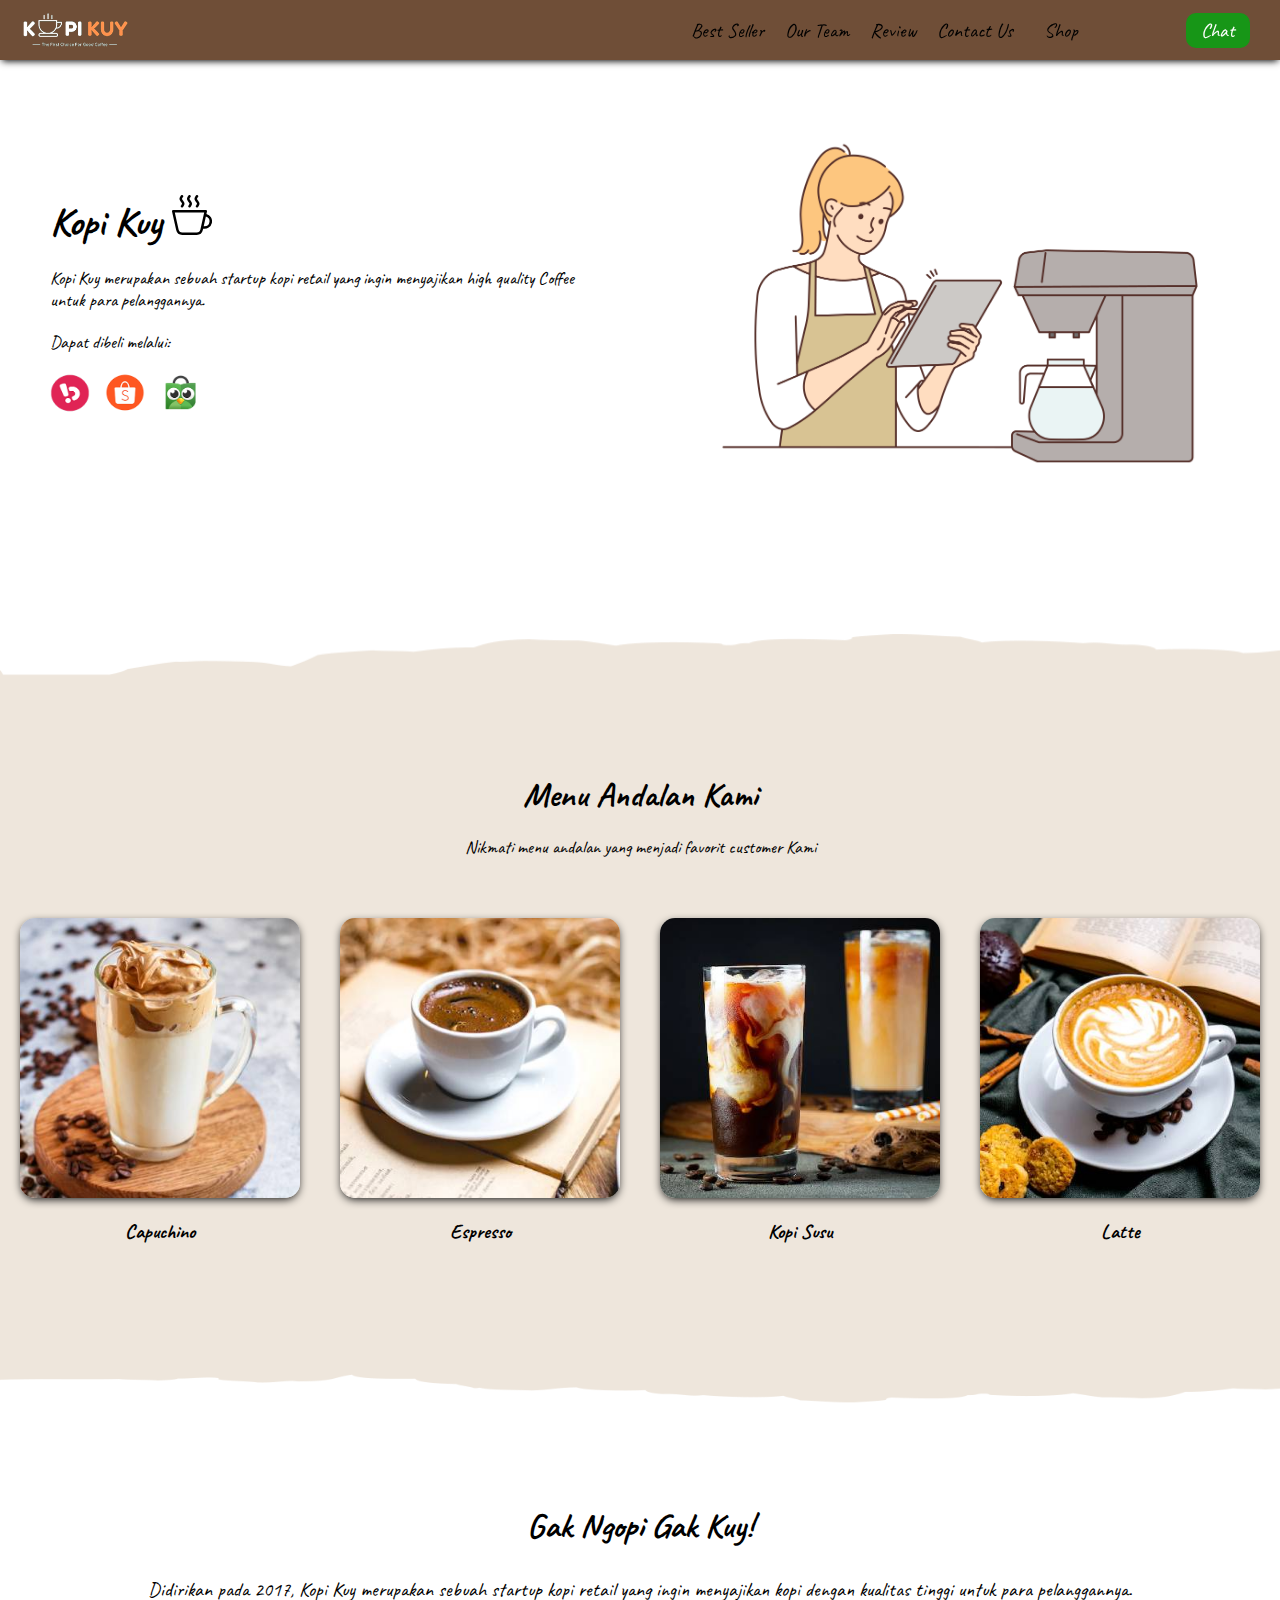
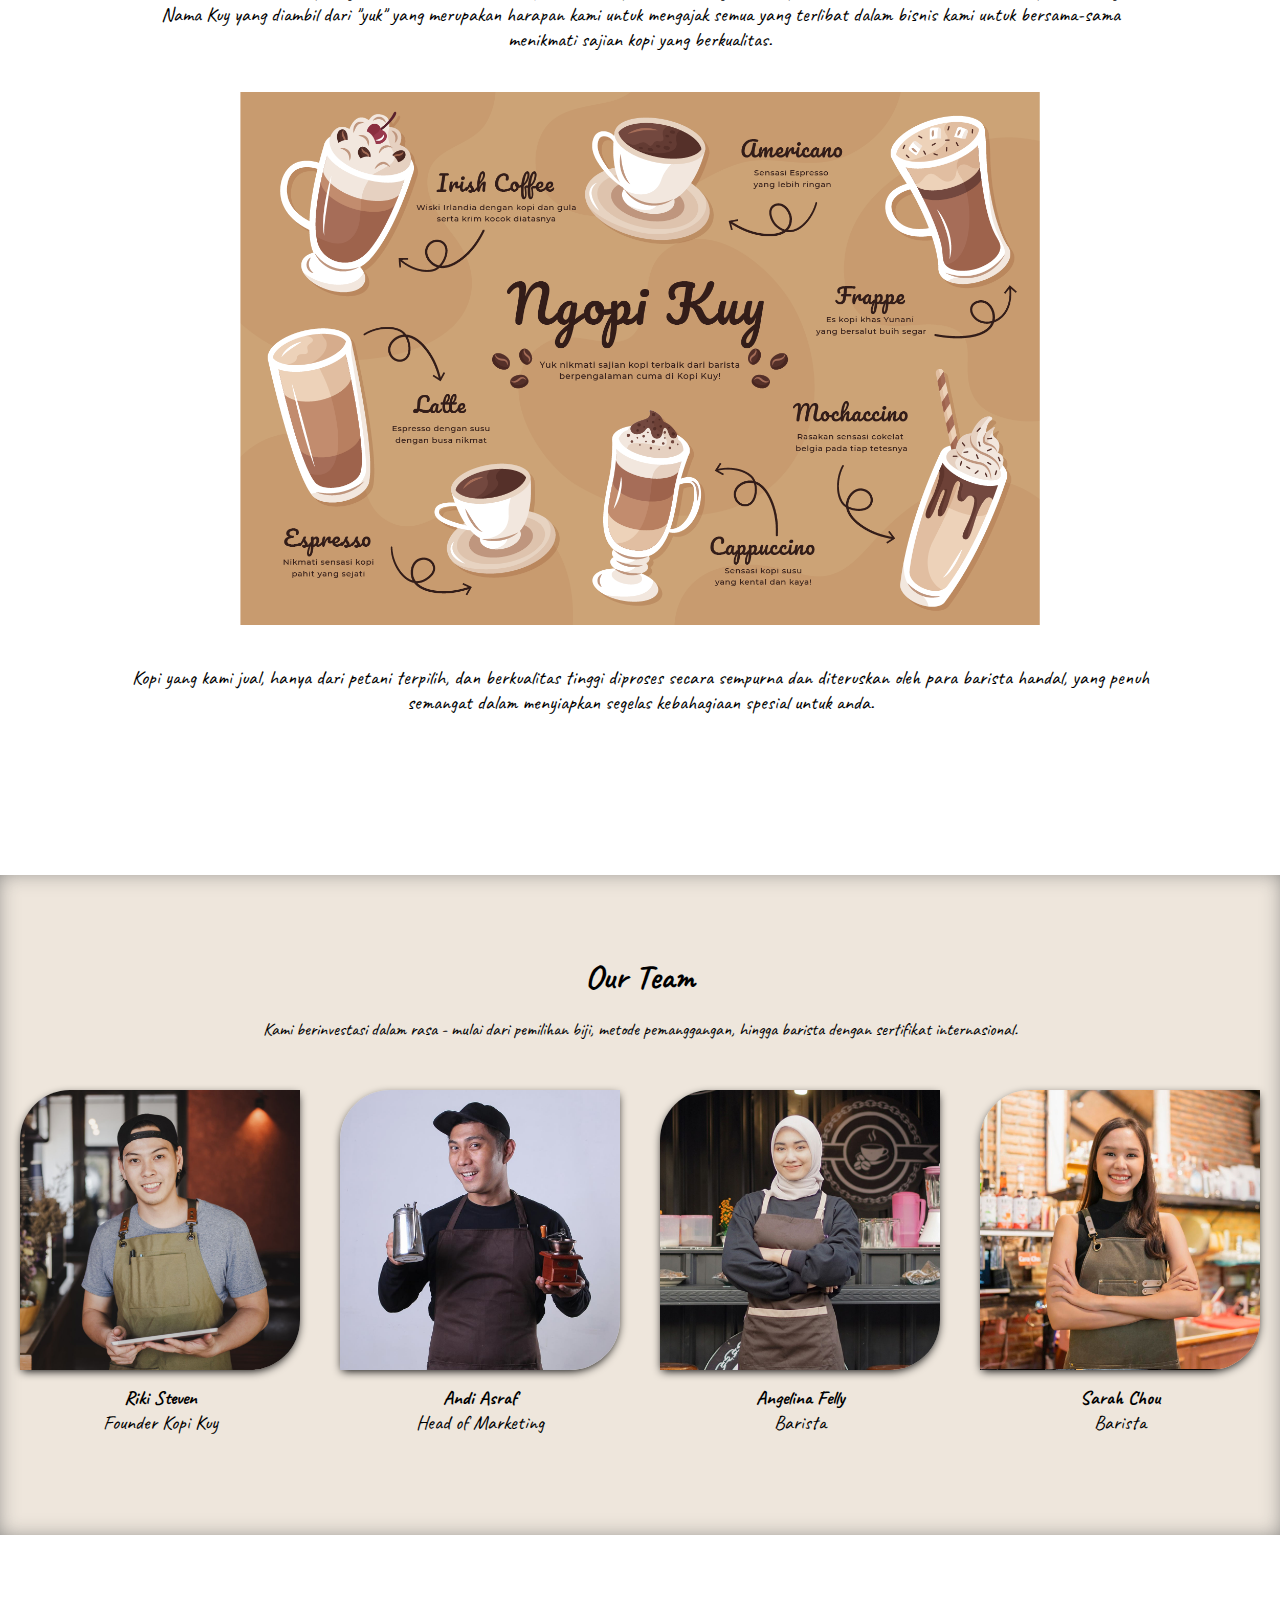
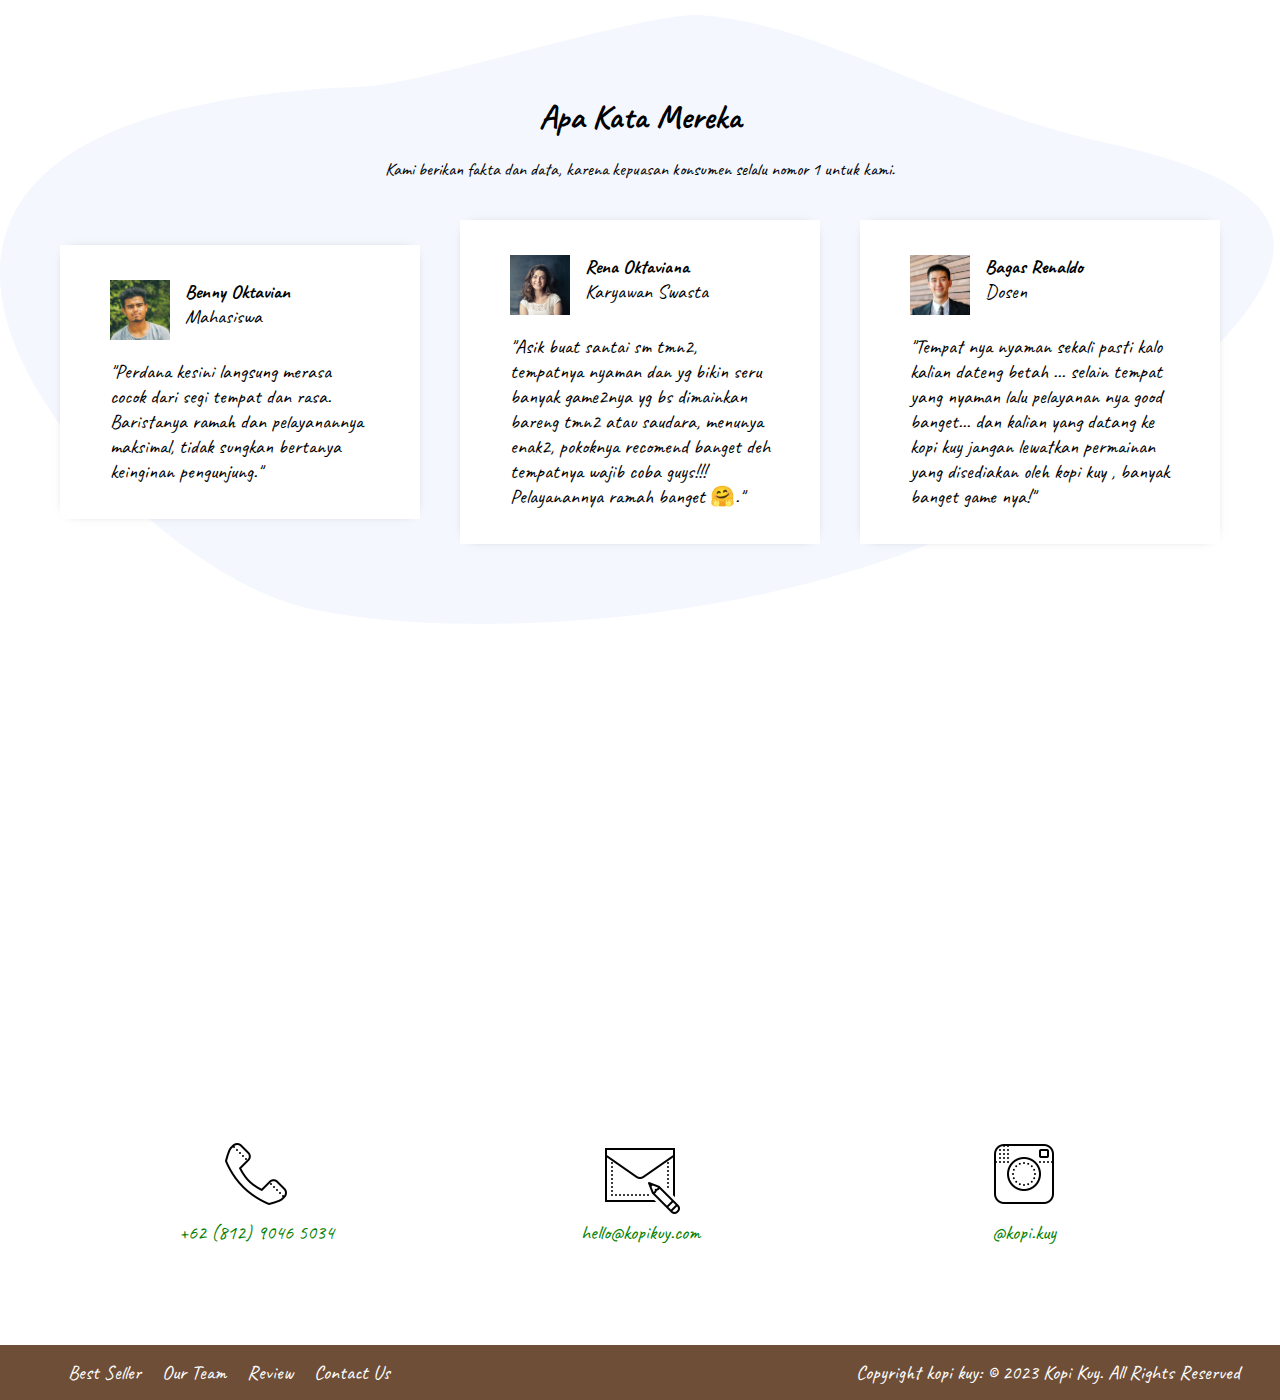
<file: index.html>
<!DOCTYPE html>
<html lang="id">

<head>
    <meta charset="UTF-8">
    <meta http-equiv="X-UA-Compatible" content="IE=edge">
    <meta name="viewport" content="width=device-width, initial-scale=1.0">
    <link rel="shortcut icon" href="images/favicon.ico" type="image/x-icon">
    <link rel="preconnect" href="https://fonts.googleapis.com">
    <link rel="preconnect" href="https://fonts.gstatic.com" crossorigin>
    <link href="https://fonts.googleapis.com/css2?family=Caveat&display=swap" rel="stylesheet">
    <title>Website Kopi Kuy</title>
    <link rel="stylesheet" href="css/style.css">
</head>

<body>
    <nav>
        <img class="logo" src="images/logo/logo_kuy.png">
        <div class="navigasi">
            <a href="#best-seller">Best Seller</a>
            <a href="#our-team">Our Team</a>
            <a href="#review">Review</a>
            <a href="#contact-us">Contact Us</a>
        </div>
        <a class="shop" href="produk.html">Shop</a>
        <a class="chat" href="https://wa.me/628123456?text=Saya ingin bertanya" target="_blank">Chat</a>
    </nav>

    <!-- Tulis Kode HTML / <header> Setelah baris di bawah ini (baris 28) -->

    <header>
        <div class="kiri">
            <h1>
                Kopi Kuy
                <img src="images/icon/icon_kopi.svg" alt="">
            </h1>
            <p>Kopi Kuy merupakan sebuah startup kopi retail yang ingin menyajikan
                high quality Coffee untuk para pelanggannya.
            </p>
            <p>
                Dapat dibeli melalui:
            </p>
            <div class="olshop">
                <img src="images/logo/logo_bukalapak.png" alt="">
                <img src="images/logo/logo_shopee.png" alt="">
                <img src="images/logo/logo_tokopedia.png" alt="">
            </div>
        </div>
        <div class="kanan">
            <img src="images/header/header5.png" alt="">
        </div>
    </header>

    <section class="best-seller" id="best-seller">
        <h2>Menu Andalan Kami</h2>
        <p>Nikmati menu andalan yang menjadi favorit customer Kami</p>

        <div class="produk">
            <img src="images/produk/product_capuchino.jpg" alt="">
            <p>Capuchino</p>
        </div>
        <div class="produk">
            <img src="images/produk/product_espresso.jpg" alt="">
            <p>Espresso</p>
        </div>

        <div class="produk">
            <img src="images/produk/product_kopi_susu.jpg" alt="">
            <p>Kopi Susu</p>
        </div>

        <div class="produk">
            <img src="images/produk/product_latte.jpg" alt="">
            <p>Latte</p>
        </div>
    </section>

    <section class="about-us" id="about-us">
        <h2>Gak Ngopi Gak Kuy!</h2>
        <p>Didirikan pada 2017, Kopi Kuy merupakan sebuah startup kopi retail
            yang ingin menyajikan kopi dengan kualitas tinggi untuk para pelanggannya.
            Nama Kuy yang diambil dari "yuk" yang merupakan harapan kami untuk mengajak semua
            yang terlibat dalam bisnis kami untuk bersama-sama menikmati sajian kopi yang berkualitas.</p>
        <img src="images/about-us/aset_kopi_jumbo.png" alt="">
        <p>Kopi yang kami jual, hanya dari petani terpilih, dan berkualitas tinggi diproses
            secara sempurna dan diteruskan oleh para barista handal, yang penuh semangat
            dalam menyiapkan segelas kebahagiaan spesial untuk anda.</p>
    </section>

    <section class="our-team" id="our-team">
        <h2>Our Team</h2>
        <p>Kami berinvestasi dalam rasa - mulai dari pemilihan biji, metode pemanggangan, hingga barista dengan
            sertifikat internasional.</p>

        <div class="team">
            <img src="images/team/team1.jpg" alt="">
            <h3>Riki Steven</h3>
            <p>Founder Kopi Kuy</p>
        </div>

        <div class="team">
            <img src="images/team/team2.jpg" alt="">
            <h3>Andi Asraf</h3>
            <p>Head of Marketing</p>
        </div>

        <div class="team">
            <img src="images/team/team3.jpg" alt="">
            <h3>Angelina Felly</h3>
            <p>Barista</p>
        </div>

        <div class="team">
            <img src="images/team/team4.jpg" alt="">
            <h3>Sarah Chou</h3>
            <p>Barista</p>
        </div>
    </section>

    <section class="review" id="review">
        <h2>Apa Kata Mereka</h2>
        <p>Kami berikan fakta dan data, karena kepuasan konsumen selalu nomor 1 untuk kami.</p>

        <div class="testimoni">
            <img src="images/customer/customer1.jpg" alt="">

            <div class="profile">
                <h3>Benny Oktavian</h3>
                <p>Mahasiswa</p>
            </div>
            <p>"Perdana kesini langsung merasa cocok dari segi tempat dan rasa.
                Baristanya ramah dan pelayanannya maksimal, tidak sungkan bertanya keinginan pengunjung."</p>
        </div>

        <div class="testimoni">
            <img src="images/customer/customer2.jpg" alt="">

            <div class="profile">
                <h3>Rena Oktaviana</h3>
                <p>Karyawan Swasta</p>
            </div>
            <p>"Asik buat santai sm tmn2, tempatnya nyaman dan yg bikin seru banyak game2nya
                yg bs dimainkan bareng tmn2 atau saudara, menunya enak2, pokoknya recomend
                banget deh tempatnya wajib coba guys!!! Pelayanannya ramah banget 🤗."</p>
        </div>

        <div class="testimoni">
            <img src="images/customer/customer3.jpg" alt="">

            <div class="profile">
                <h3>Bagas Renaldo</h3>
                <p>Dosen</p>
            </div>
            <p>"Tempat nya nyaman sekali pasti kalo kalian dateng betah ...
                selain tempat yang nyaman lalu pelayanan nya good banget...
                dan kalian yang datang ke kopi kuy jangan lewatkan permainan yang disediakan
                oleh kopi kuy , banyak banget game nya!"</p>
        </div>
    </section>

    <section class="contact-us" id="contact-us">
        <iframe
            src="https://www.google.com/maps/embed?pb=!1m14!1m8!1m3!1d7932.741866032694!2d106.668581!3d-6.214715!3m2!1i1024!2i768!4f13.1!3m3!1m2!1s0x2e69f9912c7f297b%3A0xe5a3a671dae861ab!2sKopi%20kuy!5e0!3m2!1sid!2sid!4v1680617229460!5m2!1sid!2sid"
            allowfullscreen="" loading="lazy" referrerpolicy="no-referrer-when-downgrade"></iframe>

        <div class="kontak">
            <img src="images/icon/icon_phone.png" alt="">
            <p>+62 (812) 9046 5034</p>
        </div>

        <div class="kontak">
            <img src="images/icon/icon_mail.png" alt="">
            <p>hello@kopikuy.com</p>
        </div>

        <div class="kontak">
            <img src="images/icon/icon_instagram.png" alt="">
            <p>@kopi.kuy</p>
        </div>
    </section>

    <footer>
        <div class="navigasi">

            <a href="#best-seller">Best Seller</a>
            <a href="#our-team">Our Team</a>
            <a href="#review">Review</a>
            <a href="#contact-us">Contact Us</a>
        </div>

        <p>Copyright kopi kuy: © 2023 Kopi Kuy. All Rights Reserved</p>
    </footer>


    <!--
        Kode HTML tidak boleh lewat dari batas ini
        Pastikan setiap section di tutup
        misalnya kode <section class="best-seller"> harus ada
        di bawah kode </header> (perhatikan ada garis miringnya
        dan setiap section harus setelah kode </section>
        jangan menulis <section> di dalam <section>
    -->
</body>

</html>
</file>
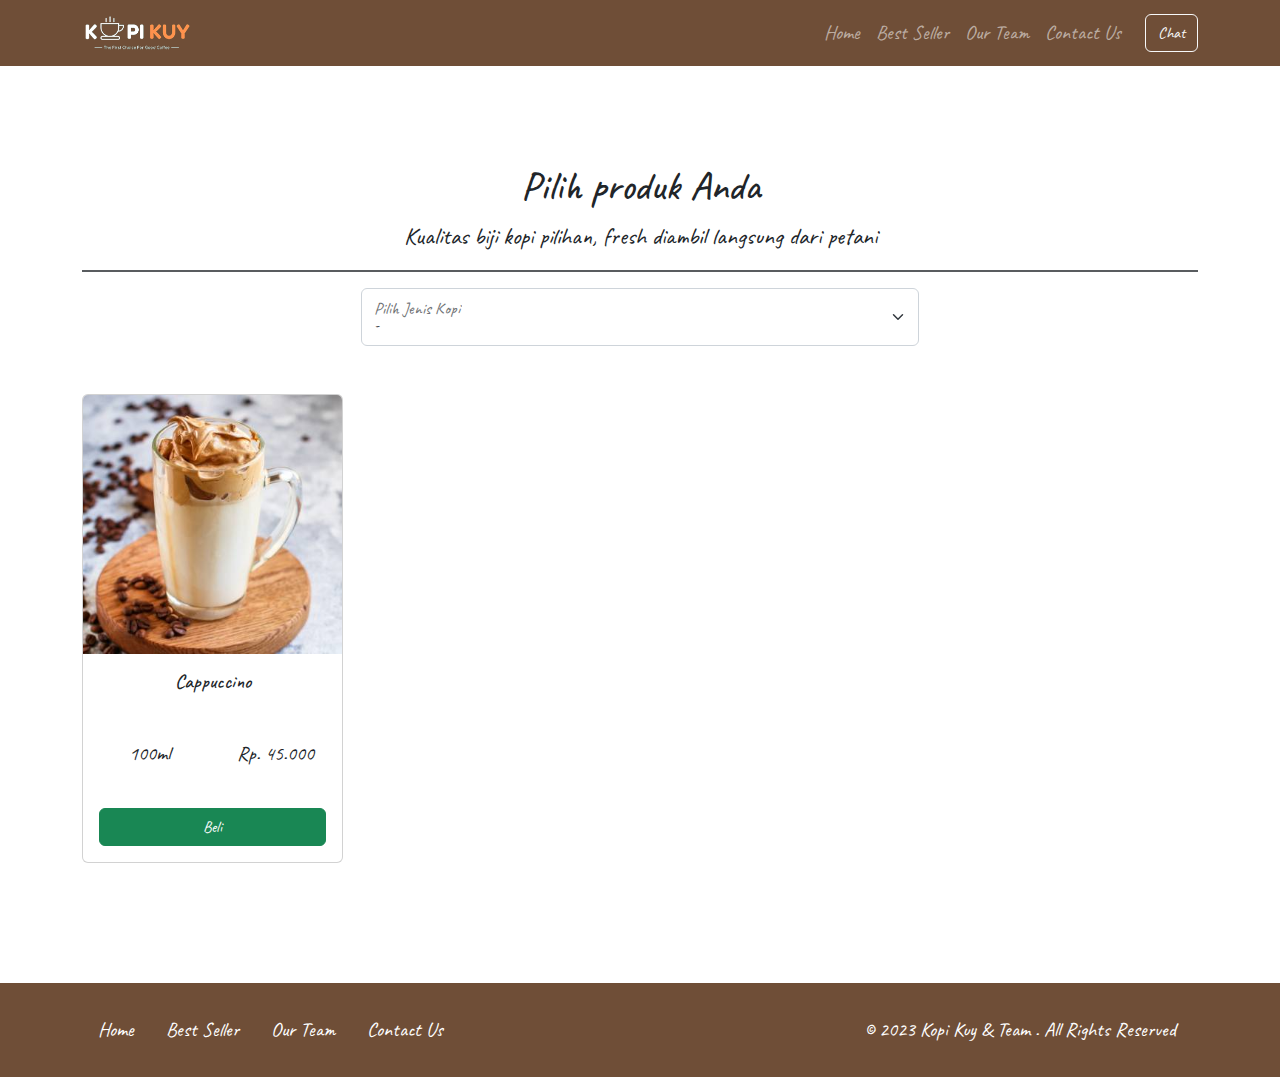
<file: produk.html>
<!DOCTYPE html>
<html lang="id">

<head>
    <meta charset="UTF-8">
    <meta http-equiv="X-UA-Compatible" content="IE=edge">
    <meta name="viewport" content="width=device-width, initial-scale=1.0">
    <link rel="shortcut icon" href="images/favicon/favicon.ico" type="image/x-icon">
    <title>Produk</title>
    <link rel="shortcut icon" href="images/favicon.ico" type="image/x-icon">
    <link rel="stylesheet" href="vendor/bootstrap/bootstrap.min.css">
    <link rel="stylesheet" href="vendor/bootstrap/bootstrap-icons.css">
    <link rel="preconnect" href="https://fonts.googleapis.com">
    <link rel="preconnect" href="https://fonts.gstatic.com" crossorigin>
    <link href="https://fonts.googleapis.com/css2?family=Caveat&display=swap" rel="stylesheet">
    <script src="vendor/bootstrap/bootstrap.bundle.min.js"></script>
    <script src="js/jquery-3.6.3.min.js"></script>
    <style>
        /* tulis kode CSS internal di bawah sini */

.body{
    font-family: 'Caveat', cursive;
    font-size: 20px;
}

.warna-nav{
   background-color: #6f4e37;
}


        /* Batas Akhir penulisan kode CSS internal */
    </style>
</head>

<body class="body">
    <!-- Tulis Kode Bootstrap Di Bawah Sini -->

    <nav class="navbar navbar-dark warna-nav navbar-expand-lg bisadicopy">
      <div class="container">
          <a class="navbar-brand" href="#">
              <img src="images/logo/logo_kuy.png" height="40" alt="image">
          </a>
          <button class="navbar-toggler" type="button" data-bs-toggle="collapse" data-bs-target="#navbarNav11"
              aria-controls="navbarNav11" aria-expanded="false" aria-label="Toggle navigation">
              <span class="navbar-toggler-icon"></span>
          </button>
          <div class="collapse navbar-collapse" id="navbarNav11">
              <ul class="navbar-nav ms-auto">
                  <li class="nav-item active">
                      <a class="nav-link" href="index.html">Home</a>
                  </li>
                  <li class="nav-item">
                      <a class="nav-link" href="index.html#best-seller">Best Seller</a>
                  </li>
                  <li class="nav-item">
                      <a class="nav-link" href="index.html#our-team">Our Team</a>
                  </li>
                  <li class="nav-item">
                      <a class="nav-link" href="index.html#contact-us">Contact Us</a>
                  </li>
              </ul>
              <a class="btn btn-outline-light ms-md-3" href="https://wa.me/6281290465033">Chat</a>
          </div>
      </div>
  </nav>

  <section class="riki-block produk text-center my-5 py-5">
    <div class="container">
        <h1>Pilih produk Anda</h1>
        <p class="fs-4">Kualitas biji kopi pilihan, fresh diambil langsung dari petani</p>
        <hr class="border border-dark border-8 opacity-75">

        <!-- Ini Untuk Select -->
        <div class="form-floating col-lg-6 mx-auto">
            <select class="form-select" id="select_kopi">
                <option selected disabled>-</option>
                <option value="arabica">Arabica</option>
                <option value="robusta">Robusta</option>
                <option value="nonkopi">Non Kopi</option>
            </select>
            <label for="select_kopi">Pilih Jenis Kopi</label>
        </div>

        <div id="baris_produk" class="row row-cols-1 row-cols-sm-2 row-cols-md-3 row-cols-lg-4 text-center mt-5">

            <div class="col mb-4">
                <div class="card">
                    <img src="images/produk/product_capuchino.jpg" class="card-img-top" alt="...">
                    <div class="card-body">
                        <h5 class="card-title">Cappuccino</h5>
                        <div class="row hargasize my-4">
                            <div class="col">
                                100ml
                            </div>
                            <div class="col">
                                Rp. 45.000
                            </div>
                        </div>
                        <a href="#" class="btn btn-success w-100">Beli</a>
                    </div>
                </div>
            </div>
        </div>
    </div>
</section>

<footer class="riki-block footer-small py-4 warna-nav">
        <div class="container">
            <div class="row align-items-center">

                <div class="col-12 col-md-8">
                    <ul class="nav justify-content-center justify-content-md-start">
                        <li class="nav-item active">
                            <a class="nav-link" href="index.html">Home</a>
                        </li>
                        <li class="nav-item">
                            <a class="nav-link" href="index.html#best-seller">Best Seller</a>
                        </li>
                        <li class="nav-item">
                            <a class="nav-link" href="index.html#our-team">Our Team</a>
                        </li>
                        <li class="nav-item">
                            <a class="nav-link" href="index.html#contact-us">Contact Us</a>
                        </li>
                    </ul>
                </div>

                <div class="col-12 col-md-4 mt-4 mt-md-0 text-center text-md-right">
                    &copy; 2023 Kopi Kuy &amp; Team . All Rights Reserved
                </div>
            </div>
        </div>
    </footer>



    <!-- Batas Akhir penulisan kode Bootstrap -->
    <!-- dibawah ini untuk menulis javascript -->
    <script>
        /* Tulis Javascript Di bawah Sini */

        var sumber = "https://rikikurnia.com/prakerja/api/kopi"
        var sumber2 = "data.json"

        select_kopi.onchange = function () {
            var dipilih = select_kopi.value
            ambilData(dipilih)
        }

        function ambilData(dipilih) {
            console.log(dipilih)
            /* Kode Selanjutnya di tulis di bawah sini */

            var template = ""
            $.getJSON(sumber2).then(function (data) {
                var data_kopi = data[dipilih]
                console.log(data_kopi)

                data_kopi.forEach(item => {
                    template += `<div class="col mb-4">
                        <div class="card">
                            <img src="${item.foto}" class="card-img-top" alt="...">
                            <div class="card-body">
                                <h5 class="card-title">${item.nama}</h5>
                                <div class="row hargasize my-4">
                                    <div class="col">
                                        ${item.size}
                                    </div>
                                    <div class="col">
                                        ${item.harga}
                                    </div>
                                </div>
                                <a target="_blank" href="${item.link}" class="btn btn-primary w-100">Beli</a>
                            </div>
                        </div>
                    </div>`
                })

                baris_produk.innerHTML = template

            })
        }
        /* Batas Akhir penulisan kode Javascript */
    </script>
</body>

</html>
</file>
<file: css/style.css>
/* Kode * di bawah ini untuk mereset tampilan setiap web browser supaya seragam */

* {
   box-sizing: border-box;
   margin: 0;
   padding: 0;
}

html {
   /* scroll-behavior: smooth agar scroll ketika klik pada navigasi menjadi halus */
   scroll-behavior: smooth;
}

/* 
Kode di bawah ini untuk mengatur nav sampai footer agar memiliki tampilan flexibel
selengkapnya akan di bahas di hari ke 3
*/

nav,
header,
section,
footer {
   /* 
      display: flex memiliki pengaturan yang dapat mengatur agar elemen
      di dalamnya memiliki ukuran yang fleksibel
      digunakan saat ada elemen yang isinya lebih dari satu kolom
   */
   display: flex;
   /* 
      align-items: center mengatur elemen di dalamnya rata tengah vertikal
   */
   align-items: center;

   /* 
      justify-content: center mengatur elemen di dalamnya rata tengah horizontal
   */
   justify-content: center;

   /* 
      flex-wrap: wrap mengatur agar jika lebar elemen berlebih, maka elemen
      akan otomatis diletakan di baris baru (tidak dipaksakan di satu baris)
   */
   flex-wrap: wrap;
}



/* 
Kode @font-face untuk menginstall font ke dalam Website 
src adalah untuk lokasi fontnya, font dapat di cari di website https://fonts.google.com/
dengan memberi nama family, maka kita mendaftarkan font tersebut ke dalam website
*/

/*@font-face {
   src: url(../fonts/poppins.woff2);
   font-family: 'Poppins';
}/*

/*body {
   /* 
   mendaftarkan semua teks pada body menjadi family Poppins 
   kenapa pada body? karena elemen body membungkus semua elemen dari nav section sampai footer
   */


/*
Misalnya ada font dari google yang bernama Irish Grover yang berada di:
https://fonts.gstatic.com/s/irishgrover/v23/buExpoi6YtLz2QW7LA4flVgv__RP.woff2

maka bisa coba copy kode berikut untuk menginstall font tadi:

@font-face {
  font-family: 'Irish Grover';
  font-style: normal;
  font-weight: 400;
  src: url(https://fonts.gstatic.com/s/irishgrover/v23/buExpoi6YtLz2QW7LA4flVgv__RP.woff2) format('woff2');
}

Jika kode di atas sudah di copy
Nanti pada element yang ingin menggunakan font Irish Grover Tadi, tinggal diganti font-familynya
misal mau mengganti h1 dan h2 maka kodenya sebagai berikut:

h1,h2 {
   font-family: 'Irish Grover';
}

*/

body{
   font-family: 'Caveat', cursive;
   font-size: 20px;
}

a {
   /* menghilangkan garis bawah pada link */
   text-decoration: none;

   /* 
   color: adalah untuk mengganti warna tulisan.
   color:unset digunakan pada a untuk menghilangkan warna bawaan pada link (biasanya warna biru) 
   */
   color: unset;
}

h2 {
   /* mengatur ukuran huruf ke 34 pixel */
   font-size: 34px;
}

h3 {
   /* mengatur ukuran huruf ke 1.2rem */
   font-size: 1.2rem;
}

h1,
h2,
h3 {
   /* mengatur tebal huruf bisa bold, normal*/
   font-weight: bold;
}

img {
   /* 
      kode max-width artinya lebar maksimal
      mengatur agar semua elemen img memiliki lebar maksimal 100% agar
      besar gambar tidak melebihi layar ataupun elemen pembungkus
   */
   max-width: 100%;
}

/* Navigasi */

nav {
   /* 
   background-color mengatur warna latar belakang 
   untuk pengguna hp, pergantian warna tidak bisa seperti vs code
   hanya dapat menggunakan warna bahasa inggris seperti: red, green, brown, purple dsb
   untuk pengguna vscode silahkan arahkan mouse ke kotak warna di bawah
   untuk mengganti warna sesuai keinginan
   */
   background-color: #6f4e37;

   /* box-shadow membuat efek bayangan */
   box-shadow: 0 3px 7px -2px #000;

   /* width mengatur lebar elemen. 100% agar lebarnya full dari kiri sampai kanan layar */
   width: 100%;

   /* 
   padding digunakan untuk memberi jarak ke dalam. 
   efeknya bila digunakan pada elemen yang memiliki warna latar akan membuat elemen tersebut 'gemuk'
   padding-top artinya jarak ke atas, nilai padding dapat berupa
   padding-top, padding-bottom, padding-left, padding-right
   */
   padding-top: 10px;
   padding-bottom: 10px;

   /* 
   position mengatur posisi elemen, position:fixed supaya elemen nav akan ikut menempel di atas layar
   saat kita scroll ke bawah. Jika ingin navigasi gak nempel, bisa menggunakan position:static;
   */
   position: fixed;

   /* Nilai z-index semakin besar, maka elemen akan semakin di depan */
   z-index: 500;
}

img.logo {
   /* height mengatur tinggi elemen */
   height: 40px;
   /* penjelasan margin mirip dengan padding, fungsinya untuk memberi jarak pada elemen */
   margin-left: 20px;
}

div.navigasi {
   margin-left: auto;
   margin-right: 15px;
}

nav a {
   color: z#000000;
   padding-left: 8px;
   padding-right: 8px;
}

a.shop {
   margin-right: 100px;
}

a.chat {
   margin-right: 30px;
   background-color: rgb(23, 150, 23);
   color: #fff;
   padding-top: 5px;
   padding-right: 15px;
   padding-bottom: 5px;
   padding-left: 15px;
   border-radius: 10px;
}


/* 
   PERHATIKAN bahwa dalam mengatur elemen, nama elemen langsung ditulis
   sedangkan untuk mengatur class, dibutuhkan tanda titik (.) terlebih dulu
   img {} berarti seluruh elemen dengan tag img (<img src="....">), 
   sedangkan .img artinya hanya elemen dengan class img (<img class="img" src="...">) 
*/


/* HEADER */


header,
section {
   /*
    padding mengatur jarak ke dalam
    pada padding dan margin ditambahkan top / right / bottom / top 
    untuk mengatur jarak masing-masing 
   */
   padding-top: 80px;
   padding-bottom: 80px;

   /* margin mengatur jarak ke luar */
   margin-bottom: 80px;
}

/* penulisan CSS dapat digabung dengan beberapa elemen */
header div.kiri,
header div.kanan {
   /* width mengatur lebar elemen. 50% artinya setengah ukuran elemen pembungkus */
   width: 50%;
   padding: 50px;
}

header h1 {
   margin-bottom: 20px;
}

header p {
   /* font-size digunakan untuk mengatur ukuran huruf */
   font-size: 18px;
   margin-bottom: 20px;
}

div.olshop img {
   width: 40px;
   /* aspect-ratio:1 agar tinggi menyesuaikan width */
   aspect-ratio: 1;
   margin-right: 10px;
}

/* Best Seller */

section.best-seller {
   position: relative;

   /* background-color mengatur warna latar belakang elemen */
   background-color: #eee6dc;

   /* text-align mengatur rata tulisan, bisa bernilai: left, right, center, justify */
   text-align: center;
}

/* 
terkait position, after, dan before memerlukan pemahaman mendalam
terkait layout pada CSS untuk dapat memahami secara penuh 
*/

section.best-seller::before,
section.best-seller::after {
   position: absolute;
   content: "";
   width: 100%;
   height: 76px;

   /* background-image untuk menambahkan gambar sebagai background */
   background-image: url(../images/background/garis-atas.png);

   /*background-size agar gambar latar menyesuaikan tinggi / lebar elemen */
   background-size: cover;

   top: -60px;
   left: 0;
}

section.best-seller::after {
   height: 60px;
   background-image: url(../images/background/garis-bawah.png);
   top: unset;
   bottom: -60px;
}

section.best-seller h2 {
   margin-bottom: 20px;
   width: 100%;
}

/* 
Penulisan section.best-seller > p berarti mengatur elemen p yang langsung
di bungkus oleh elemen <section class="best-seller">
aturan ini tidak berlaku untuk elemen <p> yang ada di dalam <div class="produk">
*/

section.best-seller>p {
   font-size: 18px;
   margin-bottom: 40px;
   width: 100%;
}

div.produk {
   /* 
      Penulisan padding dan margin seperti padding:20px ini penulisan singkat 
      yang berarti top, right, bottom, left nilainya sama, yaitu 20px 
   */
   padding: 20px;
   width: 25%;
}

div.produk img {
   /* transition membuat animasi transisi dari perubahan style, 0.3s berarti 0.3 detik */
   transition: all 0.3s ease;

   /* border-radius  Membuat sudut membulat */
   border-radius: 15px;

   /* box-shadow membuat efek bayangan */
   box-shadow: 0 3px 10px -2px #000;
}

/*

kode div.produk img:hover akan dijalankan saat mouse ada di atas elemen <img> yang ada
di dalam <div class="produk"> 
karena ada efek transition pada div.produk img 
maka akan menghasilkan efek animasi yang smooth

*/
div.produk img:hover {

   /* membuat transformasi, bisa berupa scale(1.05), rotate(180deg), translateY(-50px), dsb */
   transform: scale(0.9);
   border-radius: 50%;
}

div.produk p {
   margin-top: 15px;
   font-weight: bold;
}



/* About US */

section.about-us {
   /* max-width: 80%; mengatur lebar maksimal elemen tidak boleh melebihi 80% layar */
   max-width: 80%;

   /* margin-left dan margin-right auto akan membuat posisi elemen berada di tengah */
   margin-left: auto;
   margin-right: auto;
   text-align: center;
}

section.about-us h2 {
   margin-bottom: 30px;
   width: 100%;
}

section.about-us img {
   /* 
      Penulisan width: 800px dan max-width: 100% mengatur agar
      elemen memiliki lebar 800px namun tidak boleh melebihi 100% ukuran layar
   */
   width: 800px;
   max-width: 100%;
   margin: auto;
}

/*
section.about-us p:nth-child(2) berarti mengatur elemen ke 2 dengan jenis <p>
yang ada di dalam <section class="about-us">
*/

section.about-us p:nth-child(2) {
   margin-bottom: 40px;
}

section.about-us p:nth-child(4) {
   margin-top: 40px;
}


/* OUR TEAM */

section.our-team {
   background-color: #EEE6DC;
   box-shadow: inset 0px 0px 23px -6px #707070;
   text-align: center;
}

section.our-team h2 {
   margin-bottom: 20px;
   width: 100%;
}

section.our-team>p {
   margin-bottom: 30px;
   font-size: 18px;
   width: 800px;
   max-width: 90%;
   margin-left: auto;
   margin-right: auto;
   width: 100%;
}

div.team {
   width: 25%;
   padding: 20px;
}

div.team img {
   width: 100%;
   aspect-ratio: 1/1;
   object-fit: cover;
   box-shadow: 0 3px 10px -2px #000;
   border-radius: 50px 0px 50px 0px;
   margin-bottom: 10px;
}


/* REVIEW */

section.review {
   background-image: url(../images/background/bg-review.svg);
   /* 
      background-size: contain;
      membuat gambar latar belakang tidak terpotong
   */
   background-size: contain;

   /* 
      background-repeat: no-repeat;
      membuat gambar latar belakang tidak diulang (duplikat)
   */
   background-repeat: no-repeat;
   padding-left: 40px;
   padding-right: 40px;
   justify-content: space-around;
   /* align-items: stretch; membuat tinggi elemen di dalam .review .baris seragam */
   text-align: center;
}

section.review h2 {
   margin-bottom: 20px;
   width: 100%;
}

section.review>p {
   margin-bottom: 40px;
   font-size: 18px;
   width: 100%;
}

div.testimoni {
   width: 30%;
   display: flex;
   flex-wrap: wrap;
   padding: 35px 50px;
   box-shadow: 0px 0px 12px -10px #000;
   background-color: #fff;
}

div.testimoni img {
   width: 60px;
   height: 60px;
   margin-right: 15px;
   object-fit: cover;
}

div.profile {
   text-align: left;
   display: block;
   margin-bottom: 30px;
   width: calc(100% - 75px);
}

div.profile p {
   width: 100%;
   text-align: left;
}

div.testimoni>p {
   width: 100%;
   text-align: left;
}


/* CONTACT US */
section.contact-us {
   margin-bottom: 20px;
}

section.contact-us iframe {
   width: 100%;
   height: 300px;
   border: 0;
}

div.kontak {
   width: 30%;
   /* color mengatur warna tulisan */
   color: green;
   text-align: center;
   margin-top: 50px;
}


/* FOOTER */

footer {
   background-color: #6f4e37;
   padding-top: 15px;
   padding-bottom: 15px;
   color: #fff;
   padding-right: 40px;
   padding-left: 40px;
}

footer div.navigasi {
   margin-left: 20px;
   margin-right: auto;
}

footer div.navigasi a {
   padding: 8px;
}

/* UNTUK kode RESPONSIF hari ke 3 tulis DI BAWAH sini */
@media (max-width:600px) {
   div.navigasi {
      display: none;
   }

   a.shop {
      margin-right: 20px;
      margin-left: auto;
   }

   header div.kiri,
   header div.kanan {
      width: 100%;
      padding: 30px;
      text-align: center;
   }

   div.produk,
   div.team {
      width: 50%;
   }

   div.testimoni {
      width: 100%;
      margin-bottom: 30px;
   }

}


/* Kode CSS Selesai di sini */
</file>
